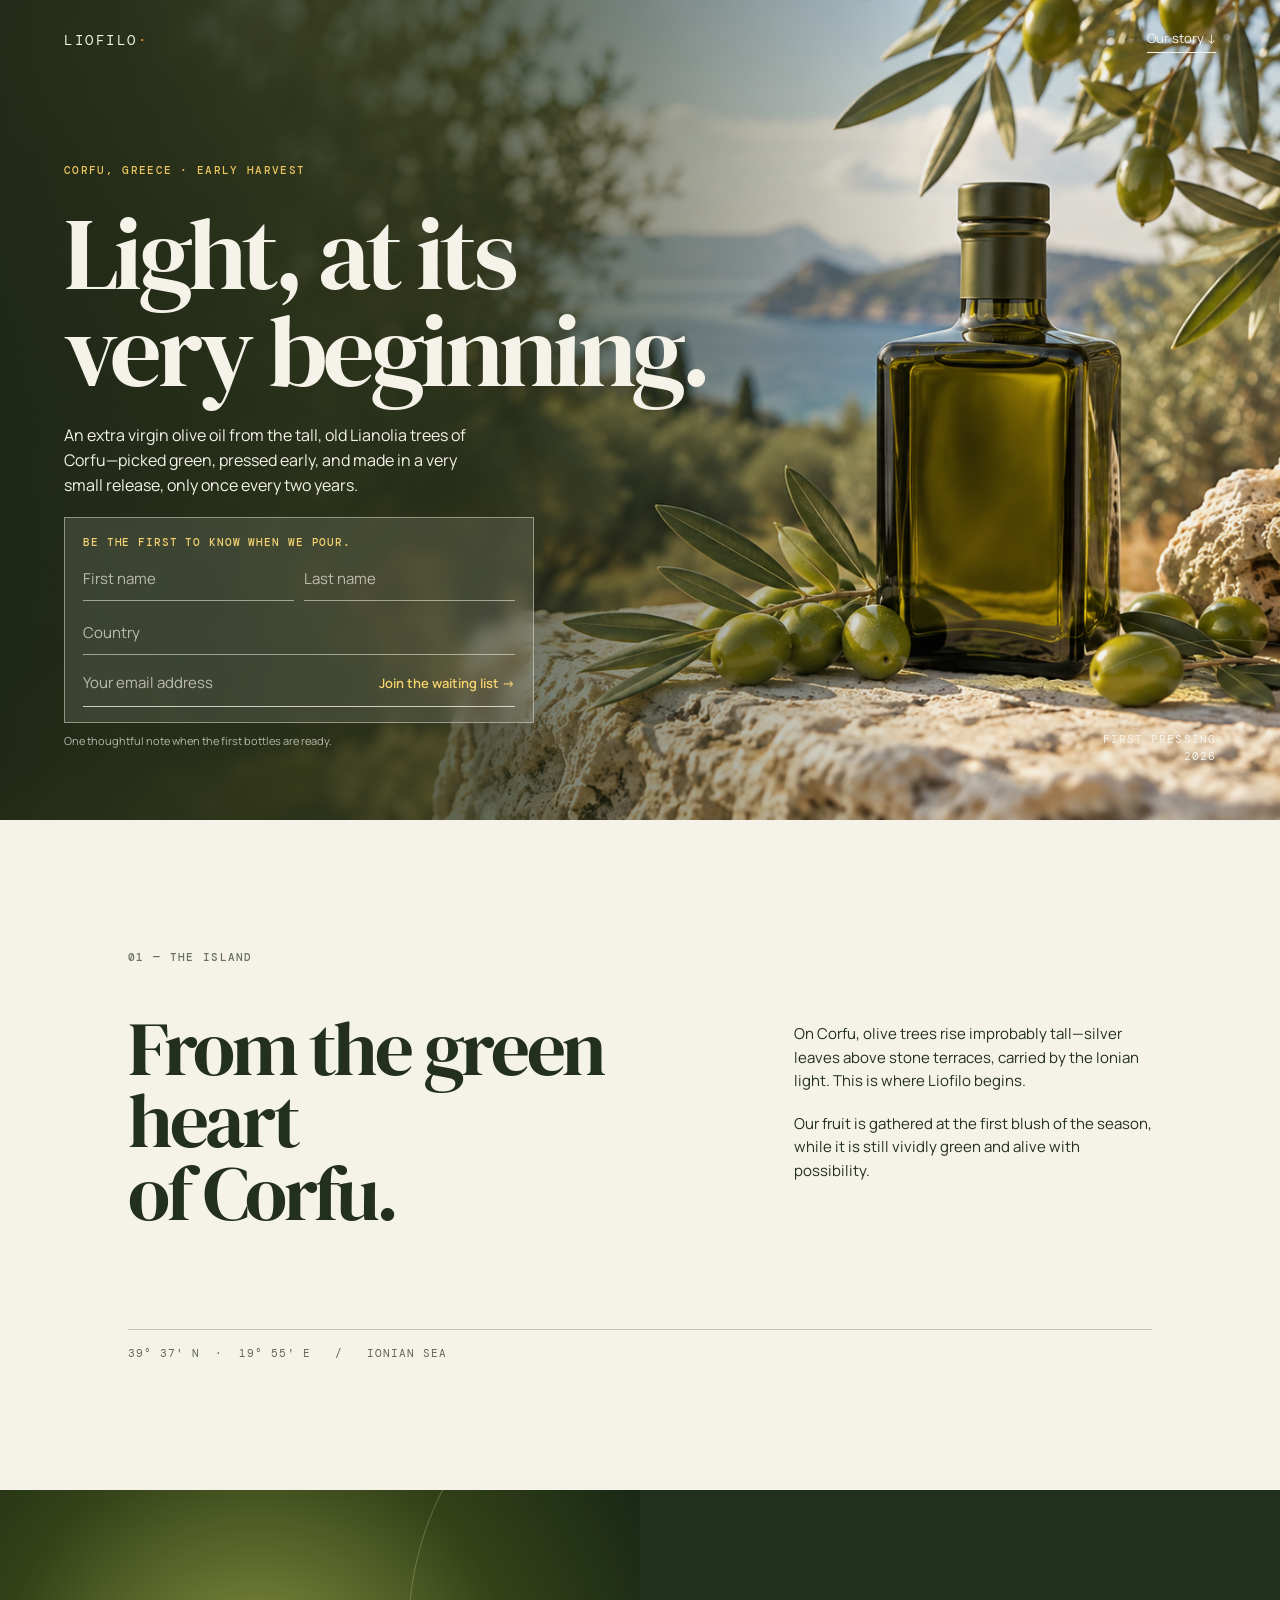
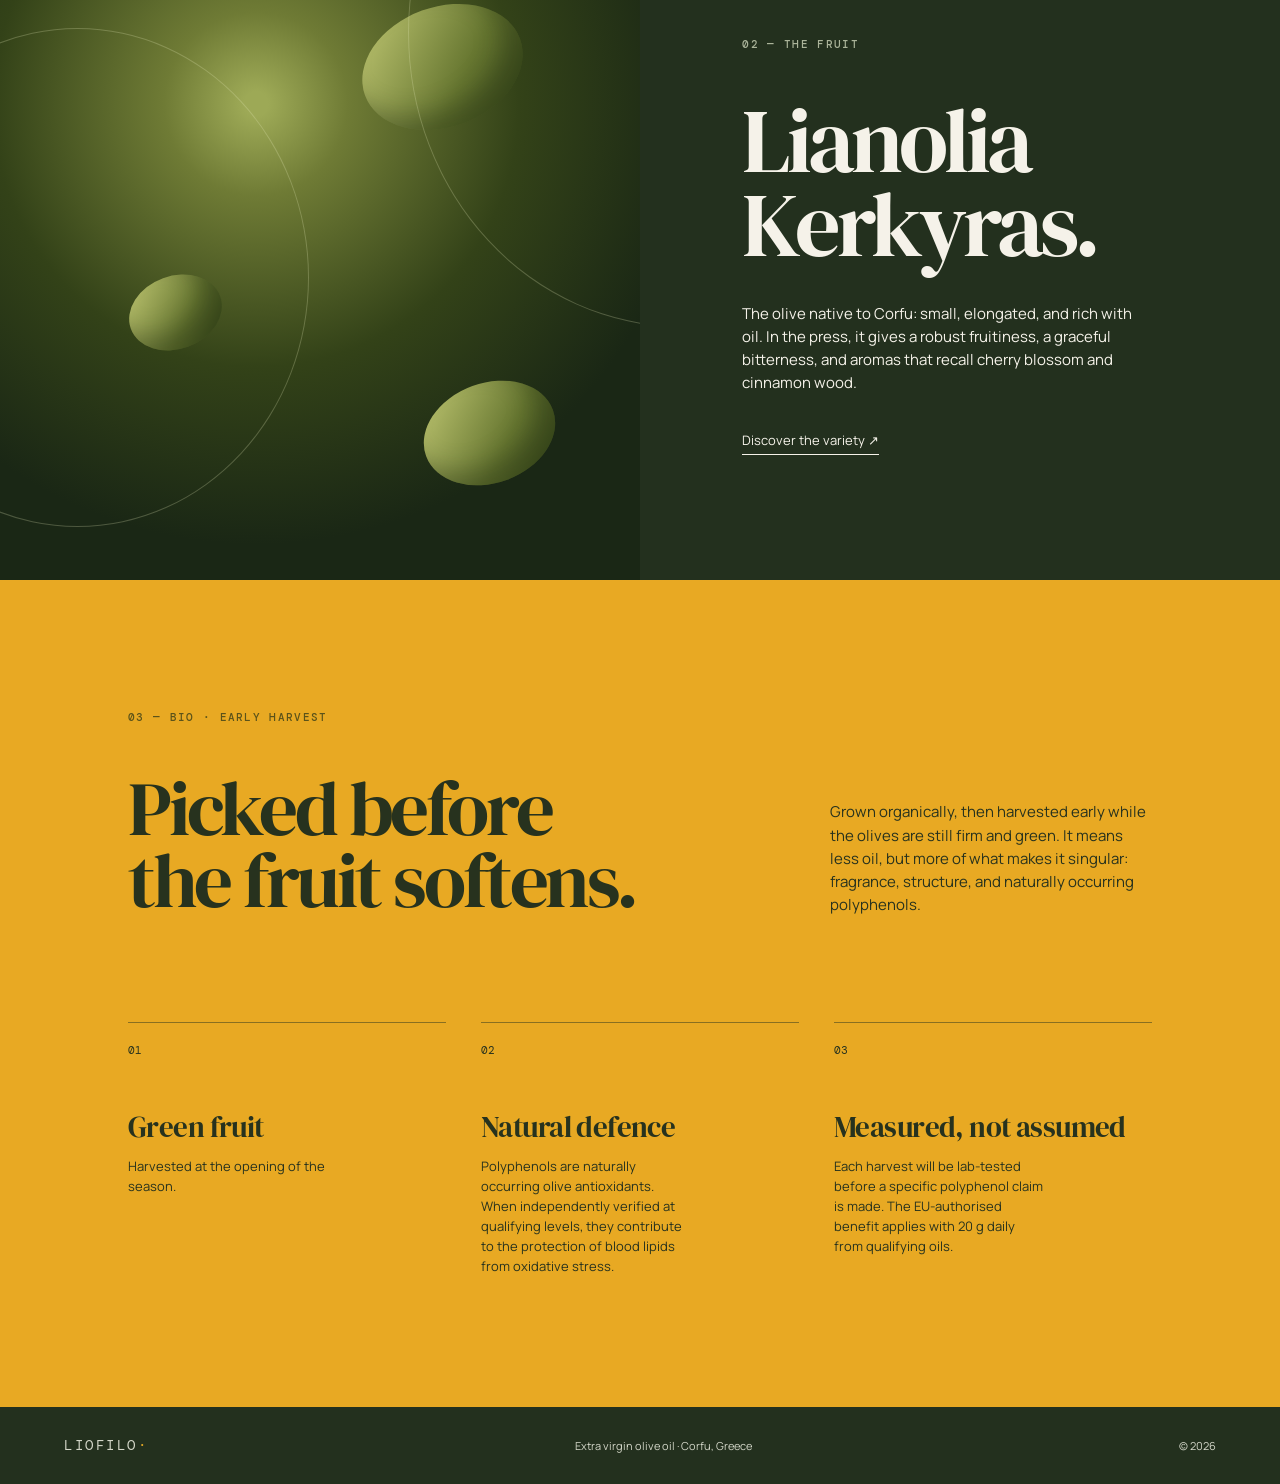
<file: index.html>
<!doctype html>
<html lang="en">
<head><meta charset="UTF-8" /><meta name="viewport" content="width=device-width, initial-scale=1" /><meta name="description" content="Liofilo — early harvest extra virgin olive oil from Corfu." /><meta property="og:title" content="Liofilo — Early harvest from Corfu" /><meta property="og:description" content="A first pressing from the tall Lianolia trees of Corfu." /><meta property="og:image" content="https://liofilo.github.io/og.png" /><meta name="theme-color" content="#26331e" /><title>Liofilo — Early harvest from Corfu</title><link rel="preload" href="og.png" as="image" /><link rel="stylesheet" href="styles.css" /></head>
<body><main>
<section class="hero" id="top"><nav aria-label="Main navigation"><a class="wordmark" href="#top" aria-label="Liofilo home">LIOFILO<span>·</span></a><a class="nav-link" href="#origin">Our story <span aria-hidden="true">↓</span></a></nav><div class="hero-copy"><p class="eyebrow">Corfu, Greece · Early harvest</p><h1>Light, at its<br />very beginning.</h1><p class="intro">An extra virgin olive oil from the tall, old Lianolia trees of Corfu—picked green, pressed early, and made in a very small release, only once every two years.</p><form class="hero-form" action="https://formsubmit.co/francis.engelmann@gmail.com" method="POST"><input type="hidden" name="_subject" value="[Liofilo] Mailing list sign-up" /><input type="hidden" name="_template" value="table" /><input type="hidden" name="_next" value="https://liofilo.github.io/thanks.html" /><input class="honeypot" type="text" name="_honey" tabindex="-1" autocomplete="off" aria-hidden="true" /><label for="hero-email">Be the first to know when we pour.</label><div class="contact-fields hero-fields"><input name="first_name" type="text" autocomplete="given-name" placeholder="First name" aria-label="First name" required /><input name="last_name" type="text" autocomplete="family-name" placeholder="Last name" aria-label="Last name" required /><input name="country" type="text" autocomplete="country-name" placeholder="Country" aria-label="Country" required /></div><div class="form-row"><input id="hero-email" name="email" type="email" autocomplete="email" inputmode="email" placeholder="Your email address" required /><button type="submit">Join the waiting list <span aria-hidden="true">→</span></button></div></form><p class="hero-form-note">One thoughtful note when the first bottles are ready.</p></div><div class="hero-note">First pressing<br />2026</div></section>
<section class="origin" id="origin" aria-labelledby="origin-title"><p class="section-label">01 — The island</p><div class="origin-layout"><h2 id="origin-title">From the green heart<br />of Corfu.</h2><div class="origin-copy"><p>On Corfu, olive trees rise improbably tall—silver leaves above stone terraces, carried by the Ionian light. This is where Liofilo begins.</p><p>Our fruit is gathered at the first blush of the season, while it is still vividly green and alive with possibility.</p></div></div><p class="coordinates">39° 37′ N&nbsp;&nbsp;·&nbsp;&nbsp;19° 55′ E&nbsp;&nbsp; / &nbsp;&nbsp;IONIAN SEA</p></section>
<section class="variety" aria-labelledby="variety-title"><div class="olive-orb" aria-hidden="true"><i></i><b></b><em></em></div><div class="variety-copy"><p class="section-label">02 — The fruit</p><h2 id="variety-title">Lianolia<br />Kerkyras.</h2><p>The olive native to Corfu: small, elongated, and rich with oil. In the press, it gives a robust fruitiness, a graceful bitterness, and aromas that recall cherry blossom and cinnamon wood.</p><a class="source-link" href="https://www.tasteatlas.com/lianolia-kerkyras" target="_blank" rel="noreferrer">Discover the variety <span aria-hidden="true">↗</span></a></div></section>
<section class="ritual" aria-labelledby="ritual-title"><p class="section-label">03 — Bio · Early harvest</p><div class="ritual-head"><h2 id="ritual-title">Picked before<br />the fruit softens.</h2><p>Grown organically, then harvested early while the olives are still firm and green. It means less oil, but more of what makes it singular: fragrance, structure, and naturally occurring polyphenols.</p></div><div class="details"><div><span>01</span><h3>Green fruit</h3><p>Harvested at the opening of the season.</p></div><div><span>02</span><h3>Natural defence</h3><p>Polyphenols are naturally occurring olive antioxidants. When independently verified at qualifying levels, they contribute to the protection of blood lipids from oxidative stress.</p></div><div><span>03</span><h3>Measured, not assumed</h3><p>Each harvest will be lab-tested before a specific polyphenol claim is made. The EU-authorised benefit applies with 20 g daily from qualifying oils.</p></div></div></section>
</main><footer><a class="wordmark" href="#top">LIOFILO<span>·</span></a><p>Extra virgin olive oil · Corfu, Greece</p><p>© 2026</p></footer><script>document.querySelectorAll('form[action*="formsubmit.co"]').forEach(form=>{form.addEventListener('submit',async event=>{event.preventDefault();const button=form.querySelector('button[type="submit"]');const note=form.parentElement.querySelector('.hero-form-note,.form-note');button.disabled=true;button.textContent='Joining…';try{const response=await fetch(form.action.replace('https://formsubmit.co/','https://formsubmit.co/ajax/'),{method:'POST',body:new FormData(form),headers:{Accept:'application/json'}});if(!response.ok)throw new Error();window.location.href='thanks.html'}catch{button.disabled=false;button.innerHTML='Join the waiting list <span aria-hidden="true">→</span>';if(note)note.textContent='We could not send that just now. Please try again in a moment.'}})})</script></body></html>
</file>
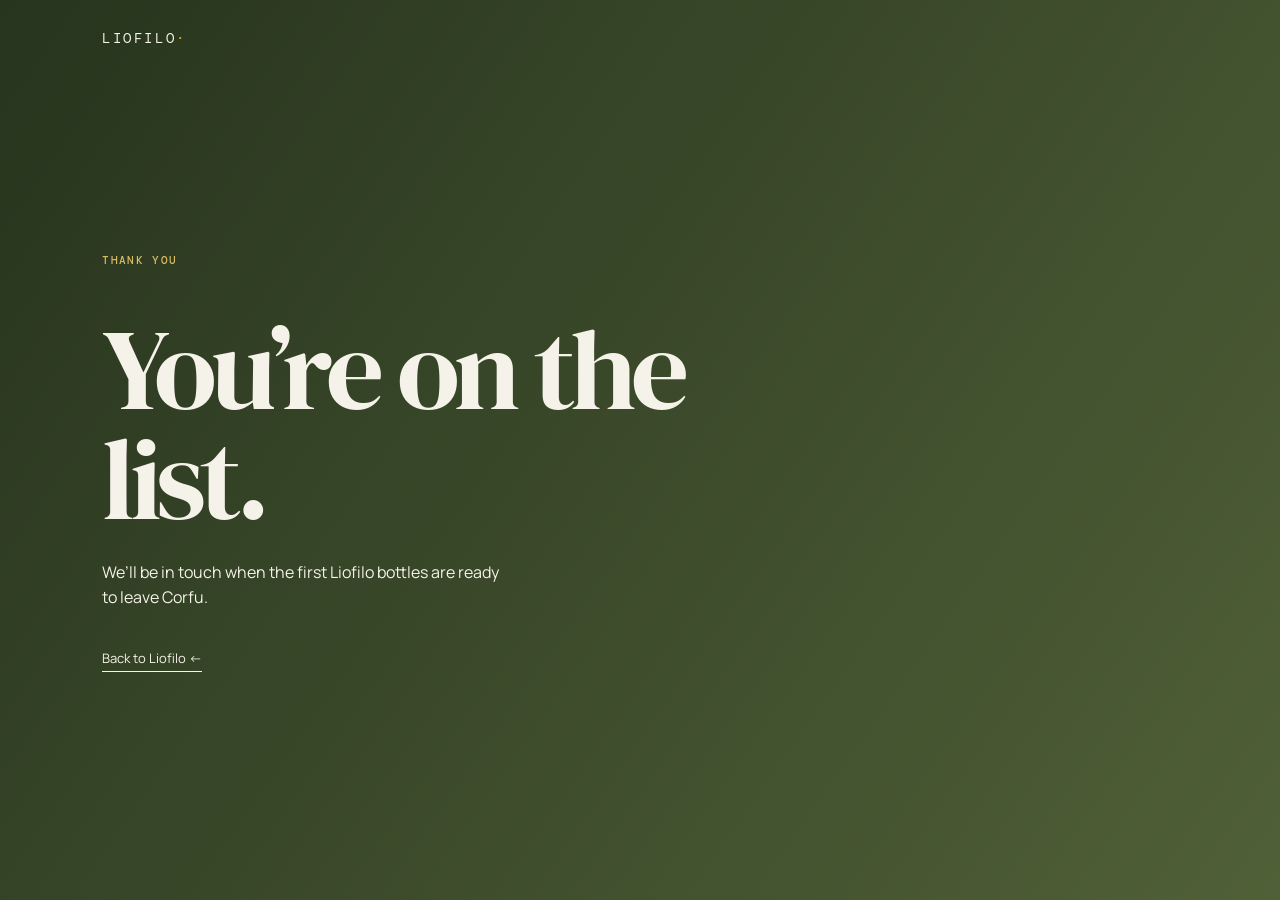
<file: thanks.html>
<!doctype html><html lang="en"><head><meta charset="UTF-8" /><meta name="viewport" content="width=device-width, initial-scale=1" /><meta name="theme-color" content="#26331e" /><title>Thank you — Liofilo</title><link rel="stylesheet" href="styles.css" /></head><body><main class="thanks"><a class="wordmark" href="index.html">LIOFILO<span>·</span></a><div><p class="section-label">Thank you</p><h1>You’re on the list.</h1><p>We’ll be in touch when the first Liofilo bottles are ready to leave Corfu.</p><a class="text-link" href="index.html">Back to Liofilo <span aria-hidden="true">←</span></a></div></main></body></html>
</file>
<file: styles.css>
@import url('https://fonts.googleapis.com/css2?family=DM+Mono:wght@400;500&family=DM+Serif+Display:ital@0;1&family=Manrope:wght@400;500;600&display=swap');
:root{--ink:#23301e;--cream:#f5f2e9;--paper:#e9e6da;--yellow:#e9ad26;--line:rgba(35,48,30,.25)}*{box-sizing:border-box}html{scroll-behavior:smooth}body{margin:0;background:var(--cream);color:var(--ink);font-family:Manrope,Arial,sans-serif;font-size:15px;line-height:1.55}.hero{min-height:820px;position:relative;isolation:isolate;color:var(--cream);padding:28px max(32px,5vw) 52px;background:#28371f;overflow:hidden}.hero:before{content:"";position:absolute;inset:0;z-index:-2;background:linear-gradient(90deg,rgba(24,34,19,.88) 0%,rgba(26,38,20,.68) 38%,rgba(26,38,20,.05) 74%),url('og.png') 64% center/cover no-repeat}.hero:after{content:"";position:absolute;z-index:-1;width:40vw;height:40vw;border:1px solid rgba(245,242,233,.16);border-radius:50%;right:-16vw;bottom:-26vw}nav,footer{display:flex;justify-content:space-between;align-items:center}.wordmark{font-family:'DM Mono',monospace;color:inherit;letter-spacing:.18em;font-size:14px;text-decoration:none}.wordmark span{color:var(--yellow)}.nav-link,.text-link,.source-link{color:inherit;text-decoration:none;border-bottom:1px solid currentColor;padding-bottom:4px}.nav-link{font-size:13px}.hero-copy{max-width:650px;padding-top:110px}.eyebrow,.section-label{font:500 11px/1.3 'DM Mono',monospace;text-transform:uppercase;letter-spacing:.12em}.eyebrow{color:#eac45e;margin:0 0 28px}.hero h1,h2{font-family:'DM Serif Display',Georgia,serif;font-weight:400;letter-spacing:-.045em;line-height:.94;margin:0}.hero h1{font-size:clamp(58px,8vw,122px)}.intro{max-width:410px;font-size:16px;line-height:1.55;margin:25px 0 20px}.hero-form{max-width:470px;padding:17px 18px 15px;background:rgba(245,242,233,.12);border:1px solid rgba(245,242,233,.45);backdrop-filter:blur(8px)}.hero-form label{display:block;font:500 11px 'DM Mono',monospace;letter-spacing:.08em;text-transform:uppercase;color:#f1d172;margin-bottom:8px}.contact-fields{display:grid;grid-template-columns:1fr 1fr;gap:10px;margin:0 0 4px}.contact-fields input{min-width:0;width:100%;border:0;border-bottom:1px solid var(--line);background:transparent;padding:11px 0;color:var(--ink);font:15px Manrope,sans-serif;outline:none}.contact-fields input::placeholder{color:#798074}.hero-form .contact-fields input{border-color:rgba(245,242,233,.55);color:var(--cream)}.hero-form .contact-fields input::placeholder{color:rgba(245,242,233,.69)}.hero-form .contact-fields input:nth-child(3){grid-column:span 2}.hero-form .form-row{border-color:rgba(245,242,233,.78)}.hero-form .form-row input{color:var(--cream)}.hero-form .form-row input::placeholder{color:rgba(245,242,233,.69)}.hero-form .form-row button{color:#f6d36f}.hero-form-note{font-size:11px;margin:9px 0 0;color:rgba(245,242,233,.7)}.text-link{font-size:13px}.hero-note{position:absolute;right:max(32px,5vw);bottom:56px;font:11px/1.5 'DM Mono',monospace;text-transform:uppercase;letter-spacing:.1em;text-align:right}.origin,.ritual{padding:130px max(32px,10vw)}.section-label{margin:0 0 48px;color:#67705f}.origin-layout{display:grid;grid-template-columns:1.2fr .8fr;gap:10vw}.origin h2,.ritual h2,.signup h2{font-size:clamp(46px,6vw,85px)}.origin-copy{max-width:380px;padding-top:10px}.origin-copy p{margin:0 0 20px}.coordinates{font:11px 'DM Mono',monospace;letter-spacing:.09em;margin:100px 0 0;padding-top:16px;border-top:1px solid var(--line);color:#5d6657}.variety{background:var(--ink);color:var(--cream);display:grid;grid-template-columns:1fr 1fr;min-height:690px}.olive-orb{align-self:stretch;position:relative;background:radial-gradient(circle at 40% 31%,#9da956 0 2%,#6f7b35 15%,#334218 43%,#1a2715 72%);overflow:hidden}.olive-orb:before,.olive-orb:after{content:"";position:absolute;border:1px solid rgba(232,234,187,.25);border-radius:50%}.olive-orb:before{width:72%;height:72%;left:-24%;top:20%}.olive-orb:after{width:85%;height:85%;right:-49%;top:-22%}.olive-orb i,.olive-orb b,.olive-orb em{position:absolute;border-radius:50%;background:linear-gradient(135deg,#c1c873,#667630 62%,#3b4c1b);box-shadow:inset -14px -20px 24px rgba(20,32,12,.34);transform:rotate(-20deg)}.olive-orb i{width:165px;height:120px;right:18%;top:17%}.olive-orb b{width:95px;height:73px;left:20%;top:56%}.olive-orb em{width:135px;height:100px;right:13%;bottom:14%}.variety-copy{padding:112px 11vw 90px 8vw;align-self:center}.variety .section-label{color:#abb49a}.variety h2{font-size:clamp(55px,7vw,104px);margin-bottom:34px}.variety-copy>p:not(.section-label){max-width:410px}.source-link{font-size:13px;display:inline-block;margin-top:20px}.ritual{background:#e8a923;color:#27321e}.ritual .section-label{color:#5b531a}.ritual-head{display:grid;grid-template-columns:1fr .55fr;gap:9vw;align-items:end}.ritual-head p{margin:0;max-width:350px}.details{display:grid;grid-template-columns:repeat(3,1fr);gap:35px;margin-top:105px}.details div{padding-top:14px;border-top:1px solid rgba(35,48,30,.48)}.details span{font:11px 'DM Mono',monospace}.details h3{font:400 29px 'DM Serif Display',Georgia,serif;letter-spacing:-.02em;margin:47px 0 9px}.details p{margin:0;max-width:210px;font-size:13px}.arrival{min-height:780px;display:grid;grid-template-columns:1fr 1fr;background:var(--paper)}.arrival-image{min-height:520px;background:linear-gradient(0deg,rgba(32,43,22,.19),rgba(32,43,22,.02)),url('og.png') 65% center/cover no-repeat;filter:saturate(.9)}.signup{padding:100px 10vw 80px 8vw;align-self:center}.signup h2{font-size:clamp(49px,5.5vw,77px)}.signup>p:not(.section-label):not(.form-note){max-width:410px;margin:27px 0 36px}.signup form{max-width:510px}.signup label{display:block;font-size:12px;margin-bottom:8px}.form-row{display:flex;border-bottom:1px solid var(--ink)}.form-row input{min-width:0;flex:1;border:0;background:transparent;padding:13px 0;color:var(--ink);font:15px Manrope,sans-serif;outline:none}.form-row input::placeholder{color:#798074}.form-row button{border:0;background:transparent;color:var(--ink);font:600 13px Manrope,sans-serif;cursor:pointer;padding:12px 0 12px 16px;white-space:nowrap}.form-row button:hover{color:#8a5811}.form-note{font-size:11px;color:#697064;margin:12px 0}.honeypot{position:absolute;left:-9999px}footer{padding:28px max(32px,5vw);background:var(--ink);color:#d4d7c9;font-size:11px}footer p{margin:0}@media(max-width:720px){.hero{min-height:835px;padding:23px 24px 35px}.hero:before{background:linear-gradient(0deg,rgba(23,34,19,.86),rgba(25,35,20,.22)),url('og.png') 69% center/cover no-repeat}.hero-copy{padding-top:78px}.hero-note{right:24px;bottom:35px}.origin,.ritual{padding:82px 24px}.origin-layout,.ritual-head{grid-template-columns:1fr;gap:28px}.coordinates{margin-top:65px}.variety,.arrival{grid-template-columns:1fr}.olive-orb{min-height:370px}.variety-copy{padding:76px 24px}.details{grid-template-columns:1fr;gap:40px;margin-top:75px}.details h3{margin-top:22px}.arrival-image{min-height:380px}.signup{padding:75px 24px}.section-label{margin-bottom:31px}footer{padding:25px 24px;gap:15px;flex-wrap:wrap}.contact-fields{grid-template-columns:1fr}.hero-form .contact-fields input:nth-child(3){grid-column:auto}}.thanks{min-height:100vh;padding:28px max(32px,8vw);background:linear-gradient(125deg,#27341e,#506037);color:var(--cream);display:flex;flex-direction:column}.thanks>div{margin:auto 0;max-width:680px}.thanks .section-label{color:#d9bd65}.thanks h1{font-size:clamp(62px,9vw,130px);font-family:'DM Serif Display',Georgia,serif;font-weight:400;letter-spacing:-.05em;line-height:.95;margin:0}.thanks p:not(.section-label){max-width:410px;margin:26px 0 36px;font-size:16px}
</file>
